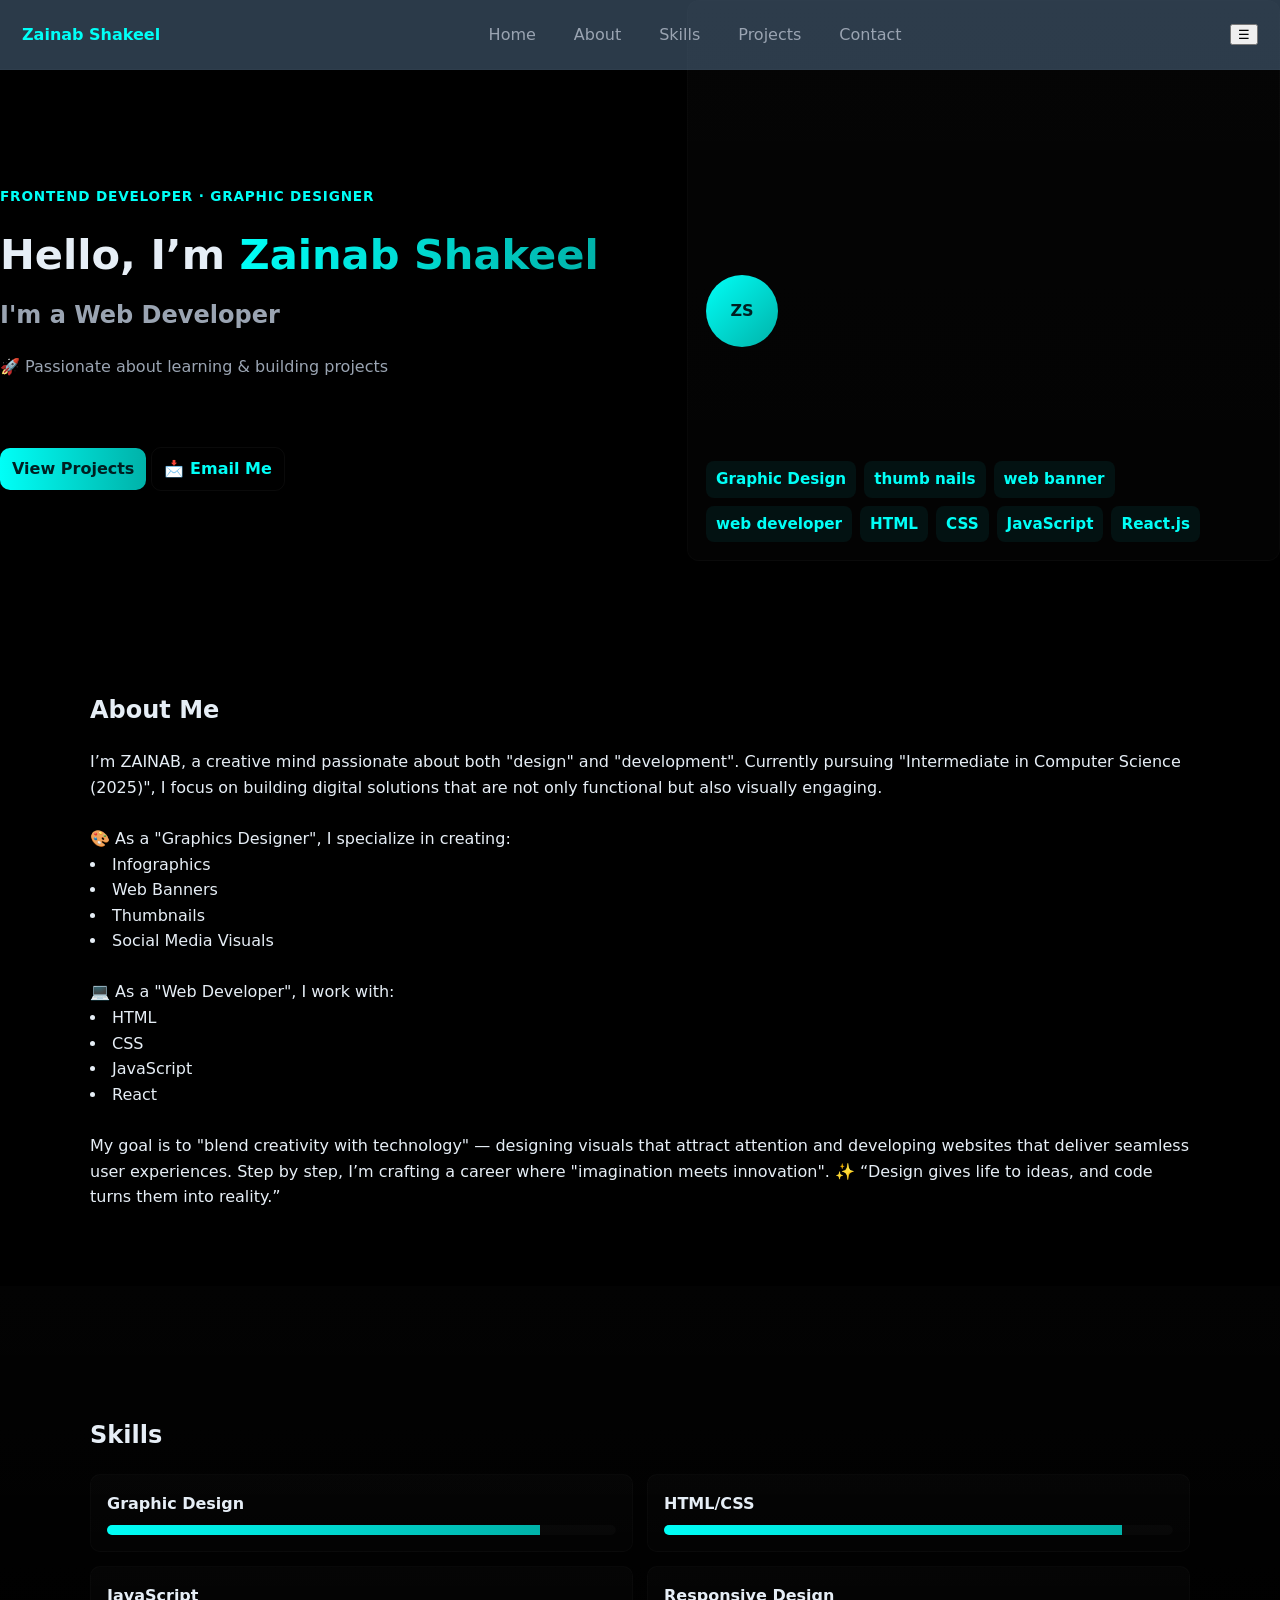
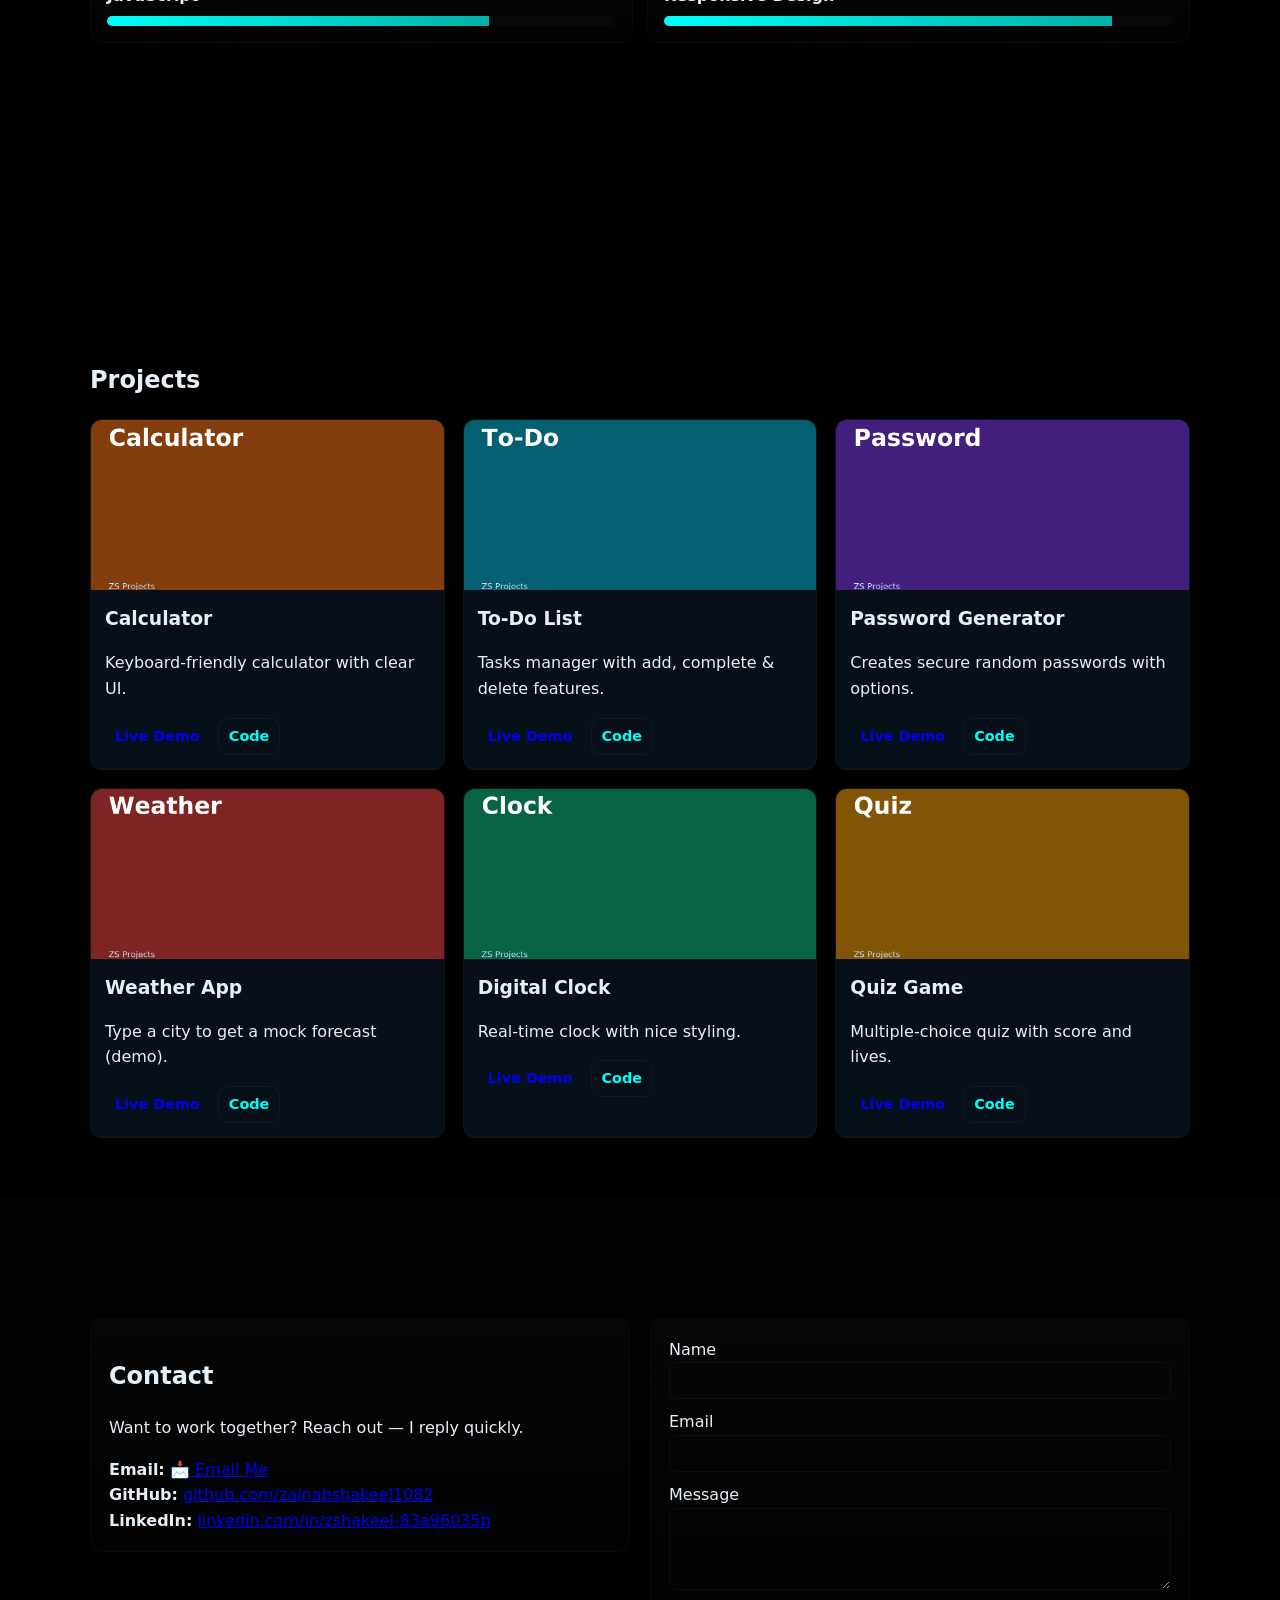
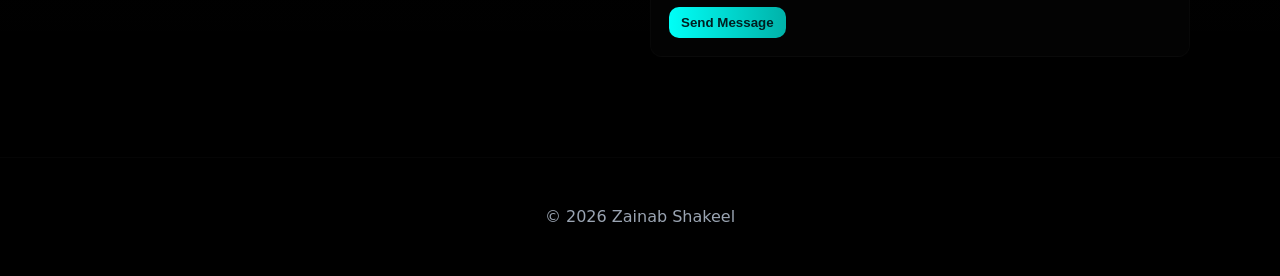
<file: index.html>
<!doctype html>
<html lang="en">
<head>
<meta charset="utf-8" />
<meta name="viewport" content="width=device-width,initial-scale=1" />
<title>Zainab Shakeel — Portfolio</title>
<link rel="stylesheet" href="style.css" />
</head>
<body>
<div id="loader" class="loader">
  <div class="logo">ZS</div>
  <div class="loader-text">Crafting pixels & code...</div>
</div>

<nav class="navbar">
  <div class="brand">Zainab <strong>Shakeel</strong></div>
  <ul class="nav-links">
    <li><a href="#home">Home</a></li>
    <li><a href="#about">About</a></li>
    <li><a href="#skills">Skills</a></li>
    <li><a href="#projects">Projects</a></li>
    <li><a href="#contact">Contact</a></li>
  </ul>
  <button class="menu-btn" aria-label="menu">☰</button>
</nav>

<header id="home" class="hero">
  <div class="hero-inner">
    <div class="hero-left">
      <br>
      <br>
      <br>
    </br>
      <p class="eyebrow">Frontend Developer · Graphic Designer</p>
      <h1>Hello, I’m <span class="name">Zainab Shakeel</span></h1>
      <h2 class="typing"> <span id="typed"></span> </h2>
      <p class="lead">🚀 Passionate about learning & building projects</p>
      <br>
    </br>
      <div class="cta">
        <a class="btn primary" href="#projects">View Projects</a>
        <a class="btn ghost" href="https://mail.google.com/mail/?view=cm&fs=1&to=zainabshakeel1082@gmail.com" target="_blank">📩 Email Me</a>
      </div>
    </div>
    <div class="hero-right card">
      <br>
      <br>
      <br>
      <br>
      <br>
      <br>
      <br>
      <br>
      <br>
    </br>
      <div class="avatar">ZS</div> 
      <br>
      <br>
      <br>
    </br>
      <ul class="skills">

        <li>Graphic Design</li><li>thumb nails</li><li>web banner</li><li>web developer</li><li>HTML</li><li>CSS</li><li>JavaScript</li><li>React.js</li>
      </ul>
    </div>
  </div>
</header>

<section id="about" class="section">
  <div class="container">
    <h2>About Me</h2>
I’m ZAINAB, a creative mind passionate about both "design" and "development". Currently pursuing "Intermediate in Computer Science (2025)", I focus on building digital solutions that are not only functional but also visually engaging.
<br>
</br>
🎨 As a "Graphics Designer", I specialize in creating:
<br>
<li>
 Infographics
 </li>
<li>
 Web Banners
</li>
<li>
 Thumbnails
</li>
<li>
 Social Media Visuals
</li>
<br>
💻 As a "Web Developer", I work with:
</br>
<li>
HTML
</li>
<li>
CSS
</li>
<li>
JavaScript
</li>
<li>
React
</li>
<br>
My goal is to "blend creativity with technology" — designing visuals that attract attention and developing websites that deliver seamless user experiences. Step by step, I’m crafting a career where "imagination meets innovation".
✨ “Design gives life to ideas, and code turns them into reality.”
</p>
  </div>
</section>

<section id="skills" class="section alt">
  <div class="container">
    <h2>Skills</h2>
    <div class="skills-grid">
      <div class="skill-card"><strong>Graphic Design</strong><div class="bar"><span style="width:85%"></span></div></div>
      <div class="skill-card"><strong>HTML/CSS</strong><div class="bar"><span style="width:90%"></span></div></div>
      <div class="skill-card"><strong>JavaScript</strong><div class="bar"><span style="width:75%"></span></div></div>
      <div class="skill-card"><strong>Responsive Design</strong><div class="bar"><span style="width:88%"></span></div></div>
    </div>
  </div>
</section>
<br>
<br>
<br>
<br>
</br>
<section id="projects" class="section">
  <div class="container">
    <h2>Projects</h2>
    <div class="projects-grid">
      <article class="project-card" data-accent="#f97316">
        <img src="assets/thumb_calc.png" alt="Calculator thumbnail" />
        <div class="project-body">
          <h3>Calculator</h3>
          <p>Keyboard-friendly calculator with clear UI.</p>
          <div class="actions">
            <a class="btn small" href="projects/calculator/index.html" target="_blank">Live Demo</a>
            <a class="btn small ghost" href="projects/calculator/index.html" target="_blank">Code</a>
          </div>
        </div>
      </article>

      <article class="project-card" data-accent="#06b6d4">
        <img src="assets/thumb_todo.png" alt="To-Do thumbnail" />
        <div class="project-body">
          <h3>To‑Do List</h3>
          <p>Tasks manager with add, complete & delete features.</p>
          <div class="actions">
            <a class="btn small" href="projects/todo/index.html" target="_blank">Live Demo</a>
            <a class="btn small ghost" href="projects/todo/index.html" target="_blank">Code</a>
          </div>
        </div>
      </article>

      <article class="project-card" data-accent="#7c3aed">
        <img src="assets/thumb_pass.png" alt="Password thumbnail" />
        <div class="project-body">
          <h3>Password Generator</h3>
          <p>Creates secure random passwords with options.</p>
          <div class="actions">
            <a class="btn small" href="projects/password/index.html" target="_blank">Live Demo</a>
            <a class="btn small ghost" href="projects/password/index.html" target="_blank">Code</a>
          </div>
        </div>
      </article>

      <article class="project-card" data-accent="#ef4444">
        <img src="assets/thumb_weather.png" alt="Weather thumbnail" />
        <div class="project-body">
          <h3>Weather App</h3>
          <p>Type a city to get a mock forecast (demo).</p>
          <div class="actions">
            <a class="btn small" href="projects/weather/index.html" target="_blank">Live Demo</a>
            <a class="btn small ghost" href="projects/weather/index.html" target="_blank">Code</a>
          </div>
        </div>
      </article>

      <article class="project-card" data-accent="#10b981">
        <img src="assets/thumb_clock.png" alt="Clock thumbnail" />
        <div class="project-body">
          <h3>Digital Clock</h3>
          <p>Real-time clock with nice styling.</p>
          <div class="actions">
            <a class="btn small" href="projects/clock/index.html" target="_blank">Live Demo</a>
            <a class="btn small ghost" href="projects/clock/index.html" target="_blank">Code</a>
          </div>
        </div>
      </article>

      <article class="project-card" data-accent="#f59e0b">
        <img src="assets/thumb_quiz.png" alt="Quiz thumbnail" />
        <div class="project-body">
          <h3>Quiz Game</h3>
          <p>Multiple-choice quiz with score and lives.</p>
          <div class="actions">
            <a class="btn small" href="projects/quiz/index.html" target="_blank">Live Demo</a>
            <a class="btn small ghost" href="projects/quiz/index.html" target="_blank">Code</a>
          </div>
        </div>
      </article>
    </div>
  </div>
</section>

<section id="contact" class="section alt">
  <div class="container contact-grid">
    <div class="contact-card card">
      <h2>Contact</h2>
      <p>Want to work together? Reach out — I reply quickly.</p>
      <ul class="contact-list">
        <li><strong>Email:</strong> <a href="https://mail.google.com/mail/?view=cm&fs=1&to=zainabshakeel1082@gmail.com" target="_blank">📩 Email Me</a></li>
        <li><strong>GitHub:</strong> <a href="https://github.com/zainabshakeel1082" target="_blank">github.com/zainabshakeel1082</a></li>
        <li><strong>LinkedIn:</strong> <a href="https://www.linkedin.com/in/zshakeel-83a96035b/" target="_blank">linkedin.com/in/zshakeel-83a96035b</a></li>
      </ul>
    </div>

    <form class="contact-form card" onsubmit="event.preventDefault(); alert('Thanks — I will reply soon!');">
      <label><span>Name</span><input type="text" required/></label>
      <label><span>Email</span><input type="email" required/></label>
      <label><span>Message</span><textarea rows="4" required></textarea></label>
      <button class="btn primary w-full" type="submit">Send Message</button>
    </form>
  </div>
</section>

<footer class="footer"><div class="container"><p>© <span id="year"></span> Zainab Shakeel</p></div></footer>

<script src="script.js"></script>
</body>
</html>
</file>
<file: style.css>
:root{
  --bg:#000;
  --panel:#071018;
  --muted:#9aa4b2;
  --accent:#00fff7;
  --glass: rgba(255,255,255,0.02);
}
*{box-sizing:border-box}html{scroll-behavior:smooth}body{margin:0;font-family:Inter,system-ui,Arial;background:var(--bg);color:#e6eef6;line-height:1.6}

/* Loader */
.loader{position:fixed;inset:0;display:grid;place-items:center;background:linear-gradient(180deg,#000,#010101);z-index:9999;transition:opacity .4s;opacity:1}
.loader .logo{width:74px;height:74px;border-radius:16px;display:grid;place-items:center;background:linear-gradient(135deg,#00b2a9,#0ff);color:#001f21;font-weight:800;font-size:20px;box-shadow:0 8px 30px rgba(0,255,247,0.08)}
.loader-text{color:var(--muted);margin-top:12px}

/* Navbar */
.navbar{position:fixed;top:0;left:0;right:0;height:70px;display:flex;align-items:center;justify-content:space-between;padding:0 22px;background:rgba(73, 98, 122, 0.6);border-bottom:1px solid rgba(255,255,255,0.02);z-index:60}
.brand{color:var(--accent);font-weight:800}
.nav-links{list-style:none;display:flex;gap:18px;margin:0;padding:0}
.nav-links a{color:var(--muted);text-decoration:none;padding:8px 10px;border-radius:8px;transition:all .18s}
.nav-links a:hover{color:#012d00;background:linear-gradient(90deg,#00fff7,#00b2a9);box-shadow:0 12px 40px rgba(0,255,247,0.06);transform:translateY(-3px)}

/* Sections */
.container{width:min(1100px,92%);margin:0 auto}
.section{padding:calc(70px + 40px) 0 60px}
.alt{background:linear-gradient(180deg, rgba(255,255,255,0.01), rgba(255,255,255,0.00))}

/* Hero */
.hero-inner{display:grid;grid-template-columns:1fr .9fr;gap:28px;align-items:center}
.eyebrow{color:#00fff7;font-weight:700;letter-spacing:.06em;text-transform:uppercase;font-size:.85rem}
h1{font-size:clamp(1.6rem,3.6vw,2.6rem);margin:6px 0}
.name{background:linear-gradient(90deg,#00fff7,#00b2a9);-webkit-background-clip:text;background-clip:text;color:transparent;font-weight:800}
.typing{color:var(--muted);margin-top:8px}
.lead{color:var(--muted);max-width:60ch}

/* hero right card */
card{}
.card{background:linear-gradient(180deg, rgba(255,255,255,0.02), rgba(255,255,255,0.01));border:1px solid rgba(255,255,255,0.02);padding:18px;border-radius:12px}
.avatar{width:72px;height:72px;border-radius:50%;display:grid;place-items:center;background:linear-gradient(135deg,#00fff7,#00b2a9);color:#001f21;font-weight:800;margin-bottom:12px}
.skills{display:flex;flex-wrap:wrap;gap:8px;list-style:none;padding:0;margin:0}
.skills li{background:rgba(0,255,247,0.06);color:#00fff7;padding:6px 10px;border-radius:8px;font-weight:700;font-size:.95rem}

/* Skills grid */
.skills-grid{display:grid;grid-template-columns:repeat(2,1fr);gap:14px}
.skill-card{background:linear-gradient(180deg, rgba(255,255,255,0.02), rgba(255,255,255,0.01));padding:16px;border-radius:10px;border:1px solid rgba(255,255,255,0.02)}
.bar{background:rgba(255,255,255,0.02);height:10px;border-radius:20px;margin-top:8px;overflow:hidden}
.bar span{display:block;height:100%;background:linear-gradient(90deg,#00fff7,#00b2a9)}

/* Projects grid */
.projects-grid{display:grid;grid-template-columns:repeat(3,1fr);gap:18px;margin-top:18px}
.project-card{background:var(--panel);border-radius:12px;overflow:hidden;transition:transform .25s ease,box-shadow .25s ease;border:1px solid rgba(255,255,255,0.02)}
.project-card img{width:100%;height:170px;object-fit:cover;display:block}
.project-body{padding:14px}
.project-body h3{margin:0 0 6px}
.actions{margin-top:12px;display:flex;gap:8px}
.btn{display:inline-flex;align-items:center;gap:8px;padding:8px 12px;border-radius:10px;border:none;cursor:pointer;font-weight:700;text-decoration:none}
.btn.small{padding:6px 10px;font-size:.9rem}
.btn.primary{background:linear-gradient(90deg,#00fff7,#00b2a9);color:#001f21}
.btn.ghost{background:transparent;border:1px solid rgba(255,255,255,0.04);color:#00fff7}

/* contact */
.contact-grid{display:grid;grid-template-columns:1fr 1fr;gap:20px;align-items:start;margin-top:10px}
.contact-list{list-style:none;padding:0;margin:0}
.contact-form label{display:block;margin-bottom:10px}
.contact-form input,.contact-form textarea{width:100%;padding:10px;border-radius:8px;border:1px solid rgba(255,255,255,0.04);background:transparent;color:var(--muted)}

/* footer */
.footer{Padding:30px 0;text-align:center;color:var(--muted);border-top:1px solid rgba(255,255,255,0.02);margin-top:40px}

/* responsive */
@media(max-width:1000px){.projects-grid{grid-template-columns:repeat(2,1fr)}.hero-inner{grid-template-columns:1fr}}
@media(max-width:640px){.nav-links{display:none}.menu-btn{display:block}.projects-grid{grid-template-columns:1fr}.contact-grid{grid-template-columns:1fr}}
</file>
